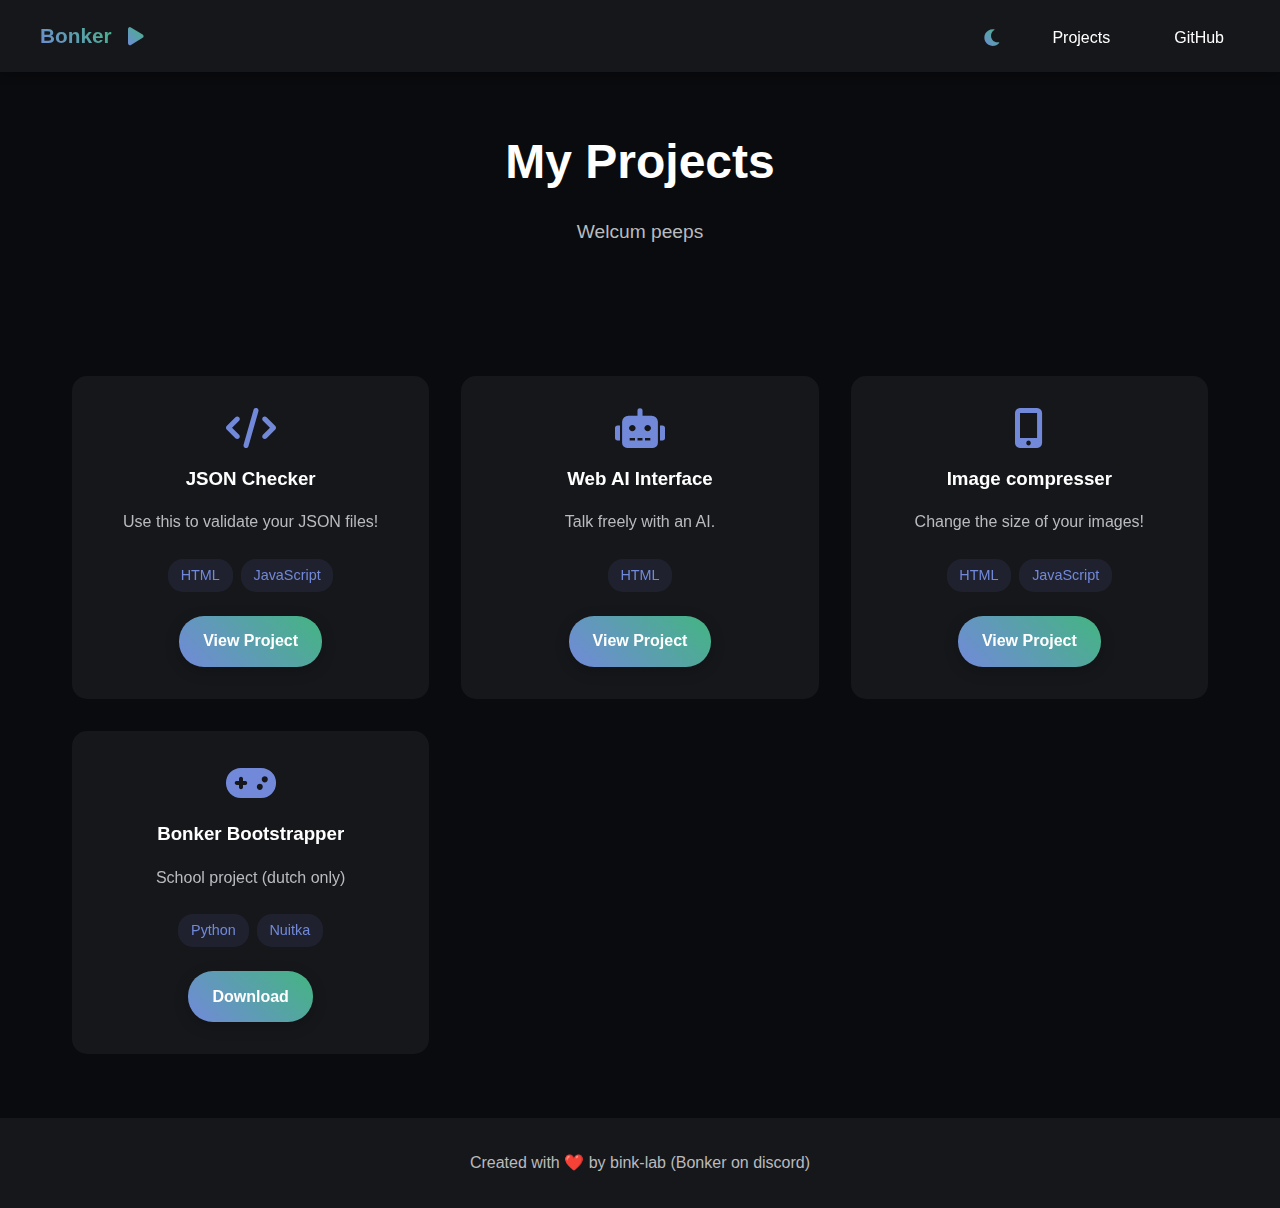
<file: index.html>
<!DOCTYPE html>
<html lang="en">
<head>
    <meta charset="UTF-8">
    <meta name="viewport" content="width=device-width, initial-scale=1.0">
    <title>WAWA</title>
    <link rel="stylesheet" href="styles.css">
    <link rel="stylesheet" href="https://cdnjs.cloudflare.com/ajax/libs/font-awesome/6.0.0/css/all.min.css">
</head>
<body>
    <header>
        <nav>
            <div class="logo-container">
                <div class="logo">Bonker</div>
                <div class="music-controls">
                    <button id="music-toggle" class="music-toggle">
                        <i class="fas fa-play"></i>
                    </button>
                    <div class="volume-container">
                        <input type="range" id="volume-slider" class="volume-slider" min="0" max="100" value="100">
                    </div>
                </div>
            </div>
            <div class="nav-links">
                <button id="theme-toggle" class="theme-toggle">
                    <i class="fas fa-moon"></i>
                </button>
                <a href="#projects">Projects</a>
                <a href="https://github.com/bink-lab" target="_blank">GitHub</a>
            </div>
        </nav>
    </header>

    <main>
        <section class="hero">
            <div class="tooltip-container">
                <h1>My Projects</h1>
                <span class="tooltip">Nina is the best.</span>
            </div>
            <p>Welcum peeps</p>
        </section>

        <section id="projects" class="projects">
            <div class="card">
                <div class="card-inner">
                    <i class="fas fa-code project-icon"></i>
                    <h3>JSON Checker</h3>
                    <p>Use this to validate your JSON files!</p>
                    <div class="tech-stack">
                        <span>HTML</span>
                        <span>JavaScript</span>
                    </div>
                    <a href="json-checker.html" class="btn">View Project</a>
                </div>
            </div>

            <div class="card">
                <div class="card-inner">
                    <i class="fas fa-robot project-icon"></i>
                    <h3>Web AI Interface</h3>
                    <p>Talk freely with an AI.</p>
                    <div class="tech-stack">
                        <span>HTML</span>
                    </div>
                    <a href="chat.html" class="btn">View Project</a>
                </div>
            </div>

            <div class="card">
                <div class="card-inner">
                    <i class="fas fa-mobile-alt project-icon"></i>
                    <h3>Image compresser</h3>
                    <p>Change the size of your images!</p>
                    <div class="tech-stack">
                        <span>HTML</span>
                        <span>JavaScript</span>
                    </div>
                    <a href="image-compressor.html" class="btn">View Project</a>
                </div>
            </div>

            <div class="card">
                <div class="card-inner">
                    <i class="fas fa-gamepad project-icon"></i>
                    <h3>Bonker Bootstrapper</h3>
                    <p>School project (dutch only)</p>
                    <div class="tech-stack">
                        <span>Python</span>
                        <span>Nuitka</span>
                    </div>
                    <a href="https://redirect.bonker.fun/bootstrapper" class="btn" target="_blank" rel="noopener noreferrer">Download</a>
                </div>
            </div>
        </section>
    </main>

    <footer>
        <p>Created with ❤️ by bink-lab (Bonker on discord)</p>
    </footer>

    <script src="script.js"></script>
</body>
</html>
</file>
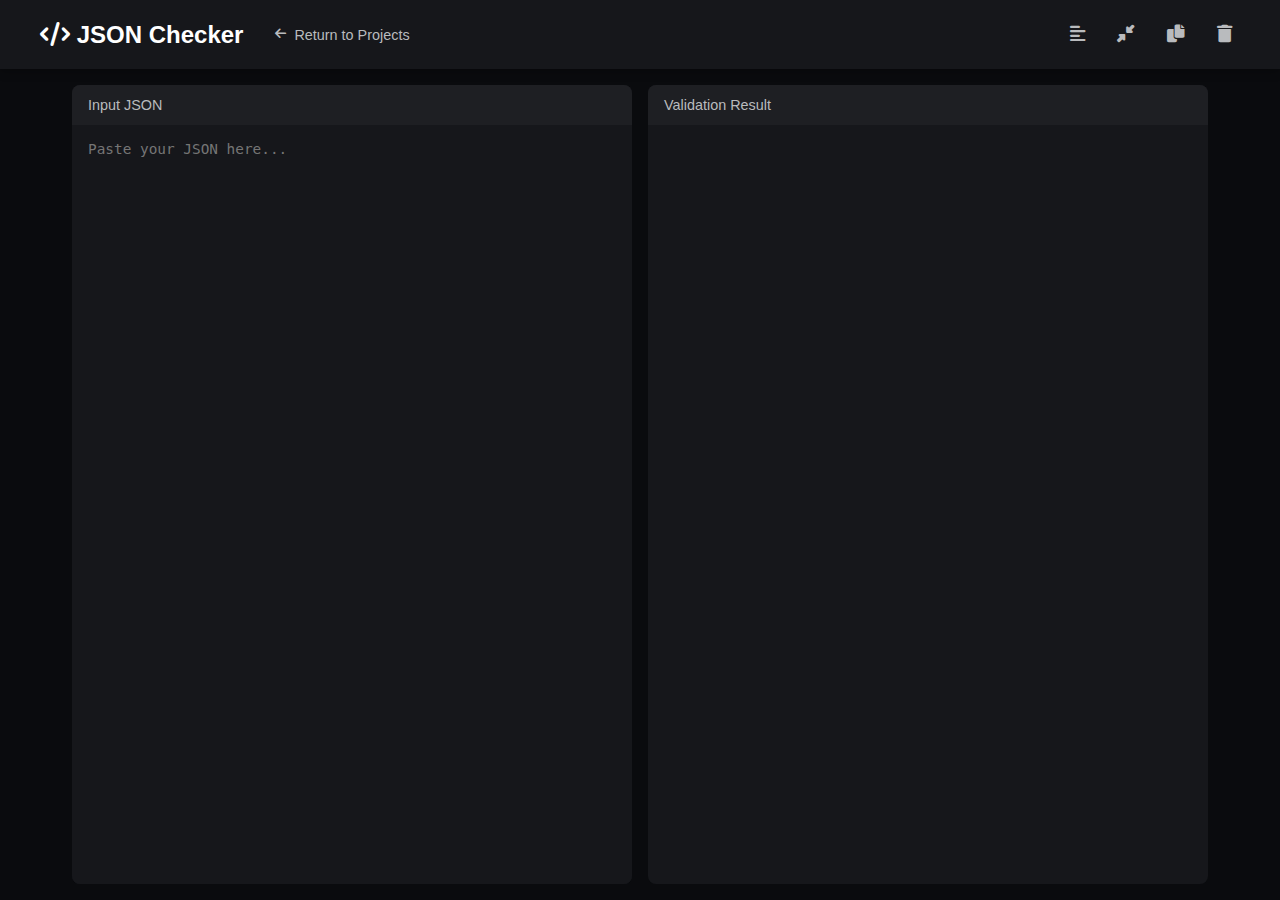
<file: json-checker.html>
<!DOCTYPE html>
<html lang="en">
<head>
    <meta charset="UTF-8">
    <meta name="viewport" content="width=device-width, initial-scale=1.0">
    <title>JSON Checker</title>
    <link rel="stylesheet" href="json-styles.css">
    <link rel="stylesheet" href="https://cdnjs.cloudflare.com/ajax/libs/font-awesome/6.0.0/css/all.min.css">
</head>
<body>
    <div class="json-container">
        <header class="json-header">
            <div>
                <div class="header-left">
                    <h1><i class="fas fa-code"></i> JSON Checker</h1>
                    <a href="index.html#projects" class="back-btn">
                        <i class="fas fa-arrow-left"></i>
                        Return to Projects
                    </a>
                </div>
                <div class="header-controls">
                    <button id="format-btn" class="control-btn" title="Format JSON">
                        <i class="fas fa-align-left"></i>
                    </button>
                    <button id="minify-btn" class="control-btn" title="Minify JSON">
                        <i class="fas fa-compress-alt"></i>
                    </button>
                    <button id="copy-btn" class="control-btn" title="Copy to Clipboard">
                        <i class="fas fa-copy"></i>
                    </button>
                    <button id="clear-btn" class="control-btn" title="Clear">
                        <i class="fas fa-trash"></i>
                    </button>
                </div>
            </div>
        </header>

        <div class="editor-container">
            <div class="input-section">
                <div class="section-header">Input JSON</div>
                <textarea id="json-input" placeholder="Paste your JSON here..."></textarea>
            </div>
            <div class="output-section">
                <div class="section-header">Validation Result</div>
                <div id="validation-result"></div>
            </div>
        </div>
    </div>
    <script src="json-checker.js"></script>
</body>
</html>
</file>
<file: styles.css>
:root {
    --background: #0a0b0e;
    --surface: #16171b;
    --primary: #7289da;
    --secondary: #43b581;
    --accent: #faa61a;
    --text: #ffffff;
    --text-secondary: #b9bbbe;
}

:root[data-theme="light"] {
    --primary: #ff006e;
    --secondary: #8338ec;
    --text: #2d2d2d;
    --background: #f0f0f0;
    --surface: #dadada;
    --hover: rgba(0, 0, 0, 0.05);
}

* {
    margin: 0;
    padding: 0;
    box-sizing: border-box;
    transition: all 0.3s ease;
}

* {
    transition: background-color 0.3s ease, color 0.3s ease;
}

body {
    font-family: 'Segoe UI', Tahoma, Geneva, Verdana, sans-serif;
    background-color: var(--background);
    color: var(--text);
    line-height: 1.6;
    min-height: 100vh;
    display: flex;
    flex-direction: column;
}

/* Header Styles */
header {
    background-color: var(--surface);
    padding: 1rem 2rem;
    position: fixed;
    top: 0;
    left: 0;
    right: 0;
    z-index: 1000;
    box-shadow: 0 2px 10px rgba(0, 0, 0, 0.3);
}

nav {
    display: flex;
    justify-content: space-between;
    align-items: center;
    max-width: 1200px;
    margin: 0 auto;
    width: 100%;
    height: 40px;
}

.logo-container {
    display: flex;
    align-items: center;
    gap: 0.5rem;
    height: 100%;
}

.logo {
    font-size: 1.3rem;
    font-weight: bold;
    background: linear-gradient(45deg, var(--primary), var(--secondary));
    -webkit-background-clip: text;
    -webkit-text-fill-color: transparent;
    background-clip: text;
    line-height: 40px;
    display: inline-block;
}

.music-controls {
    display: flex;
    align-items: center;
    gap: 0.5rem;
    height: 40px;
    padding: 0 0.25rem;
}

.music-toggle {
    background: none;
    border: none;
    cursor: pointer;
    padding: 0;
    color: transparent;
    font-size: 1.3rem;
    display: flex;
    align-items: center;
    justify-content: center;
    transition: transform 0.3s ease;
    height: 40px;
    width: 24px;
    position: relative;
    top: 2px;
}

.music-toggle i {
    background: linear-gradient(45deg, var(--primary), var(--secondary));
    -webkit-background-clip: text;
    -webkit-text-fill-color: transparent;
    background-clip: text;
    line-height: 1;
    display: block;
    transform: translateY(-1px);
}

.music-toggle:hover {
    transform: scale(1.1);
}

.music-toggle.playing i {
    animation: pulse 2s infinite;
}

@keyframes pulse {
    0% {
        transform: scale(1);
    }
    50% {
        transform: scale(1.1);
    }
    100% {
        transform: scale(1);
    }
}

.volume-container {
    overflow: hidden;
    width: 0;
    transition: width 0.3s ease;
    display: flex;
    align-items: center;
    height: 40px;
    position: relative;
    top: 2px;
}

.music-controls:hover .volume-container {
    width: 100px;
}

.volume-slider {
    width: 100px;
    height: 4px;
    -webkit-appearance: none;
    background: linear-gradient(to right, var(--primary) 100%, var(--surface) 100%);
    border-radius: 2px;
    outline: none;
    margin: 0;
    position: relative;
}

.volume-slider::-webkit-slider-thumb {
    -webkit-appearance: none;
    width: 12px;
    height: 12px;
    border-radius: 50%;
    background: var(--primary);
    cursor: pointer;
    transition: all 0.3s ease;
}

.volume-slider::-webkit-slider-thumb:hover {
    transform: scale(1.2);
    background: var(--secondary);
}

.volume-slider::-moz-range-thumb {
    width: 12px;
    height: 12px;
    border: none;
    border-radius: 50%;
    background: var(--primary);
    cursor: pointer;
    transition: all 0.3s ease;
}

.volume-slider::-moz-range-thumb:hover {
    transform: scale(1.2);
    background: var(--secondary);
}

.nav-links {
    display: flex;
    align-items: center;
    gap: 2rem;
    height: 100%;
}

.nav-links a {
    height: 100%;
    display: flex;
    align-items: center;
    color: var(--text);
    text-decoration: none;
    font-weight: 500;
    padding: 0 1rem;
    transition: all 0.3s ease;
    position: relative;
    top: 2px;
    font-size: 1rem;
}

.nav-links a:hover {
    background: linear-gradient(45deg, var(--primary), var(--secondary));
    -webkit-background-clip: text;
    -webkit-text-fill-color: transparent;
    background-clip: text;
}

.theme-toggle {
    background: none;
    border: none;
    cursor: pointer;
    padding: 0;
    color: transparent;
    font-size: 1.2rem;
    display: flex;
    align-items: center;
    justify-content: center;
    transition: transform 0.3s ease;
    height: 40px;
    width: 24px;
    position: relative;
    top: 2px;
}

.theme-toggle i {
    background: linear-gradient(45deg, var(--primary), var(--secondary));
    -webkit-background-clip: text;
    -webkit-text-fill-color: transparent;
    background-clip: text;
    line-height: 1;
    display: block;
    transition: transform 0.5s ease;
}

.theme-toggle:hover {
    transform: scale(1.1);
}

.theme-toggle:hover i {
    transform: rotate(45deg);
}

/* Main Content */
main {
    padding-top: 60px;
    flex: 1;
}

.hero {
    text-align: center;
    padding: 4rem 2rem;
}

.hero h1 {
    font-size: 3rem;
    margin-bottom: 1rem;
    color: var(--text);
}

.hero p {
    color: var(--text-secondary);
    font-size: 1.2rem;
}

/* Projects Section */
.projects {
    max-width: 1200px;
    margin: 2rem auto;
    padding: 2rem;
    display: grid;
    grid-template-columns: repeat(auto-fit, minmax(300px, 1fr));
    gap: 2rem;
}

.card {
    background-color: var(--surface);
    border-radius: 15px;
    overflow: hidden;
    transform-style: preserve-3d;
    perspective: 1000px;
    transition: transform 0.3s ease;
}

.card-inner {
    padding: 2rem;
    text-align: center;
    transform: translateZ(0);
    transition: transform 0.3s ease;
}

.card:hover {
    transform: translateZ(20px);
}

.card:hover .card-inner {
    transform: translateZ(0);
}

.project-icon {
    font-size: 2.5rem;
    margin-bottom: 1rem;
    color: var(--primary);
}

.card h3 {
    margin-bottom: 1rem;
    color: var(--text);
}

.card p {
    color: var(--text-secondary);
    margin-bottom: 1.5rem;
}

.tech-stack {
    display: flex;
    gap: 0.5rem;
    justify-content: center;
    margin-bottom: 1.5rem;
}

.tech-stack span {
    background-color: rgba(114, 137, 218, 0.1);
    color: var(--primary);
    padding: 0.3rem 0.8rem;
    border-radius: 15px;
    font-size: 0.9rem;
}

.btn {
    display: inline-block;
    padding: 0.8rem 1.5rem;
    background: linear-gradient(45deg, var(--primary), var(--secondary));
    color: white;
    text-decoration: none;
    border-radius: 25px;
    font-weight: bold;
    transform: translateY(0);
    box-shadow: 0 4px 15px rgba(0, 0, 0, 0.2);
}

.btn:hover {
    transform: translateY(-3px);
    box-shadow: 0 6px 20px rgba(0, 0, 0, 0.3);
}

/* Tooltip Styles */
.tooltip-container {
    position: relative;
    display: inline-block;
    cursor: pointer;
}

.tooltip {
    position: absolute;
    top: 100%;
    left: 50%;
    transform: translateX(-50%) translateY(-10px);
    padding: 8px 12px;
    background: linear-gradient(45deg, var(--primary), var(--secondary));
    color: var(--text);
    border-radius: 6px;
    font-size: 0.9rem;
    white-space: nowrap;
    opacity: 0;
    visibility: hidden;
    transition: all 0.3s cubic-bezier(0.68, -0.55, 0.265, 1.55);
    box-shadow: 0 5px 15px rgba(0, 0, 0, 0.3);
    pointer-events: none;
}

.tooltip::before {
    content: '';
    position: absolute;
    top: -5px;
    left: 50%;
    transform: translateX(-50%);
    border-width: 0 5px 5px 5px;
    border-style: solid;
    border-color: transparent transparent var(--primary) transparent;
}

.tooltip-container .tooltip.show {
    opacity: 1;
    visibility: visible;
    transform: translateX(-50%) translateY(10px);
}

/* Footer */
footer {
    text-align: center;
    padding: 2rem;
    background-color: var(--surface);
    color: var(--text-secondary);
    margin-top: auto;
}

/* Animations */
@keyframes fadeIn {
    from {
        opacity: 0;
        transform: translateY(20px);
    }
    to {
        opacity: 1;
        transform: translateY(0);
    }
}

.card {
    animation: fadeIn 0.6s ease backwards;
}

.card:nth-child(1) { animation-delay: 0.1s; }
.card:nth-child(2) { animation-delay: 0.2s; }
.card:nth-child(3) { animation-delay: 0.3s; }

/* Responsive Design */
@media (max-width: 768px) {
    header {
        padding: 0.5rem;
    }
    
    .nav-links {
        gap: 1rem;
    }
    
    .nav-links a {
        padding: 0.4rem 0.8rem;
    }
    
    .hero h1 {
        font-size: 2rem;
        padding: 0 1rem;
    }
    
    .projects {
        grid-template-columns: 1fr;
        padding: 1rem;
        gap: 1rem;
    }
    
    .nav-links a {
        margin-left: 1rem;
    }

    .nav-links {
        gap: 0.5rem;
    }

    .card {
        margin: 0 1rem;
    }

    .hero {
        padding: 2rem 1rem;
    }

    .tech-stack {
        flex-wrap: wrap;
    }
}

@media (max-width: 480px) {
    .hero h1 {
        font-size: 1.8rem;
    }

    .logo {
        font-size: 1.2rem;
    }

    .nav-links a {
        font-size: 0.9rem;
        margin-left: 0.8rem;
    }

    .card-inner {
        padding: 1.5rem;
    }

    .btn {
        padding: 0.6rem 1.2rem;
        font-size: 0.9rem;
    }
}
</file>
<file: json-styles.css>
:root {
    --background: #0a0b0e;
    --surface: #16171b;
    --surface-light: #1e1f23;
    --primary: #7289da;
    --secondary: #43b581;
    --text: #ffffff;
    --text-secondary: #b9bbbe;
    --error: #f04747;
    --success: #43b581;
}

* {
    margin: 0;
    padding: 0;
    box-sizing: border-box;
}

body {
    font-family: 'Segoe UI', Tahoma, Geneva, Verdana, sans-serif;
    background-color: var(--background);
    color: var(--text);
    height: 100vh;
    display: flex;
    flex-direction: column;
}

.json-container {
    display: flex;
    flex-direction: column;
    height: 100vh;
    width: 100%;
}

.json-header {
    background-color: var(--surface);
    padding: 1rem 2rem;
    box-shadow: 0 2px 10px rgba(0, 0, 0, 0.3);
}

.json-header > div {
    max-width: 1200px;
    margin: 0 auto;
    width: 100%;
    display: flex;
    justify-content: space-between;
    align-items: center;
}

.header-left {
    display: flex;
    align-items: center;
    gap: 1rem;
}

.json-header h1 {
    font-size: 1.5rem;
    color: var(--text);
    margin-right: 0;
}

.header-controls {
    display: flex;
    gap: 1rem;
}

.control-btn {
    background: none;
    border: none;
    color: var(--text-secondary);
    cursor: pointer;
    font-size: 1.1rem;
    padding: 0.5rem;
    transition: all 0.3s ease;
    border-radius: 4px;
}

.control-btn:hover {
    color: var(--text);
    background-color: var(--surface-light);
}

.back-btn {
    color: var(--text-secondary);
    text-decoration: none;
    display: flex;
    align-items: center;
    gap: 0.5rem;
    padding: 0.5rem 1rem;
    border-radius: 4px;
    transition: all 0.3s ease;
    font-size: 0.9rem;
}

.back-btn:hover {
    background-color: var(--surface-light);
}

.back-btn i {
    font-size: 0.8rem;
}

.editor-container {
    flex: 1;
    display: flex;
    gap: 1rem;
    padding: 1rem 2rem;
    max-width: 1200px;
    margin: 0 auto;
    width: 100%;
    height: calc(100vh - 4rem);
}

.input-section, .output-section {
    flex: 1;
    display: flex;
    flex-direction: column;
    background-color: var(--surface);
    border-radius: 8px;
    overflow: hidden;
}

.section-header {
    padding: 0.75rem 1rem;
    background-color: var(--surface-light);
    color: var(--text-secondary);
    font-weight: 500;
    font-size: 0.9rem;
}

#json-input {
    flex: 1;
    background-color: var(--surface);
    border: none;
    color: var(--text);
    padding: 1rem;
    font-family: 'Consolas', monospace;
    font-size: 0.9rem;
    resize: none;
    outline: none;
}

#validation-result {
    flex: 1;
    padding: 1rem;
    font-family: 'Consolas', monospace;
    font-size: 0.9rem;
    overflow-y: auto;
    white-space: pre-wrap;
}

.error {
    color: var(--error);
}

.success {
    color: var(--success);
}

/* Mobile responsiveness */
@media screen and (max-width: 768px) {
    .json-header {
        padding: 0.5rem;
    }

    .json-header h1 {
        font-size: 1.2rem;
    }

    .header-left {
        flex-direction: column;
        align-items: flex-start;
        gap: 0.5rem;
    }

    .back-btn {
        font-size: 0.9rem;
    }

    .editor-container {
        flex-direction: column;
        height: calc(100vh - 120px);
    }

    .input-section,
    .output-section {
        width: 100%;
        height: 50%;
    }

    .control-btn {
        width: 35px;
        height: 35px;
        font-size: 0.9rem;
    }

    .section-header {
        font-size: 0.9rem;
        padding: 0.5rem;
    }

    #json-input,
    #validation-result {
        font-size: 0.9rem;
        padding: 0.5rem;
    }
}

@media screen and (max-width: 480px) {
    .json-header h1 {
        font-size: 1rem;
    }

    .back-btn {
        font-size: 0.8rem;
    }

    .header-controls {
        gap: 0.25rem;
    }

    .control-btn {
        width: 32px;
        height: 32px;
        font-size: 0.8rem;
    }

    #json-input,
    #validation-result {
        font-size: 0.8rem;
    }
}
</file>
